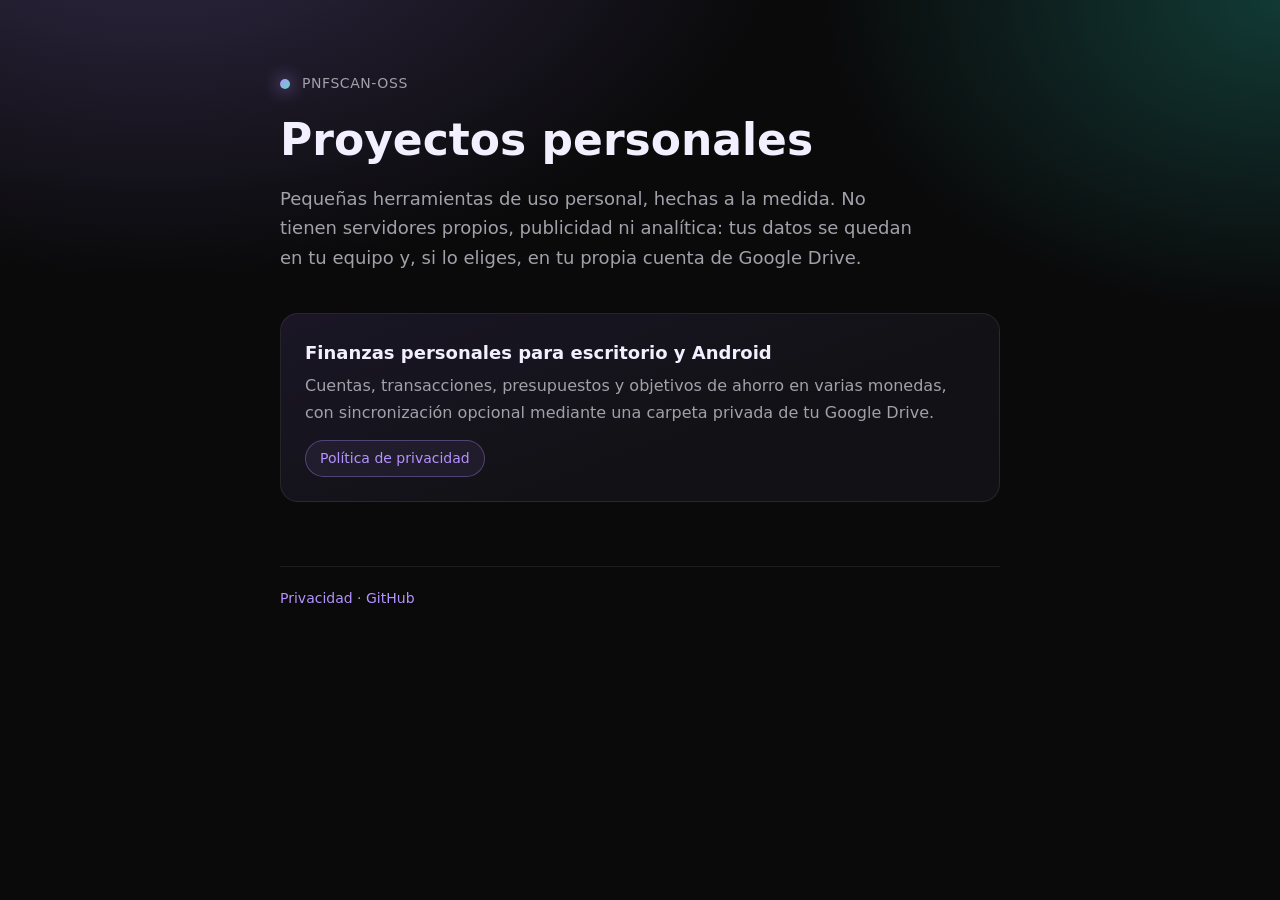
<file: index.html>
<!doctype html>
<html lang="es">
<head>
<meta charset="utf-8">
<meta name="viewport" content="width=device-width, initial-scale=1">
<title>pnfscan-oss · Proyectos personales</title>
<meta name="description" content="Herramientas personales de código abierto.">
<link rel="stylesheet" href="style.css">
</head>
<body>
<main class="wrap">
  <div class="brand"><span class="dot"></span>pnfscan-oss</div>
  <h1>Proyectos personales</h1>
  <p class="lead">Pequeñas herramientas de uso personal, hechas a la medida. No tienen servidores propios, publicidad ni analítica: tus datos se quedan en tu equipo y, si lo eliges, en tu propia cuenta de Google Drive.</p>

  <section class="card">
    <h3>Finanzas personales para escritorio y Android</h3>
    <p>Cuentas, transacciones, presupuestos y objetivos de ahorro en varias monedas, con sincronización opcional mediante una carpeta privada de tu Google Drive.</p>
    <a class="pill" href="privacidad.html">Política de privacidad</a>
  </section>

  <footer>
    <a href="privacidad.html">Privacidad</a> · <a href="https://github.com/pnfscan-oss">GitHub</a>
  </footer>
</main>
</body>
</html>
</file>
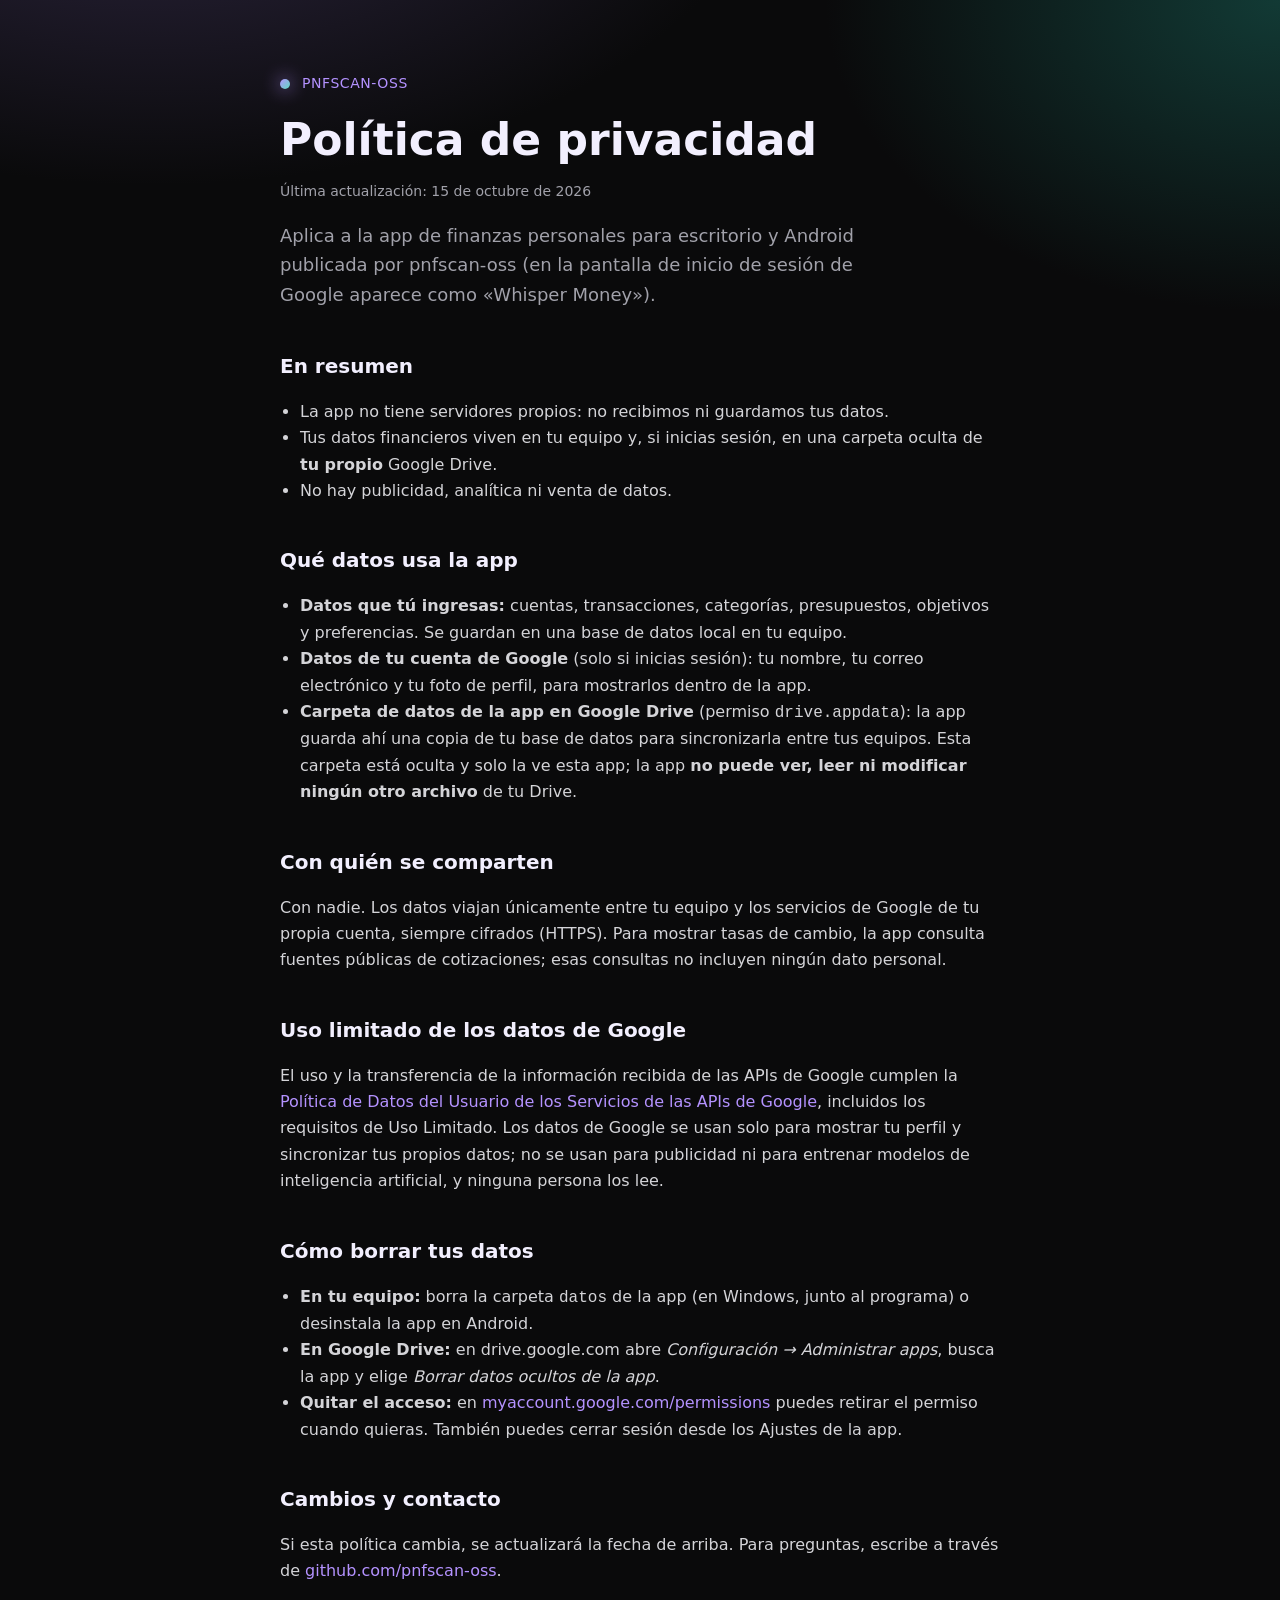
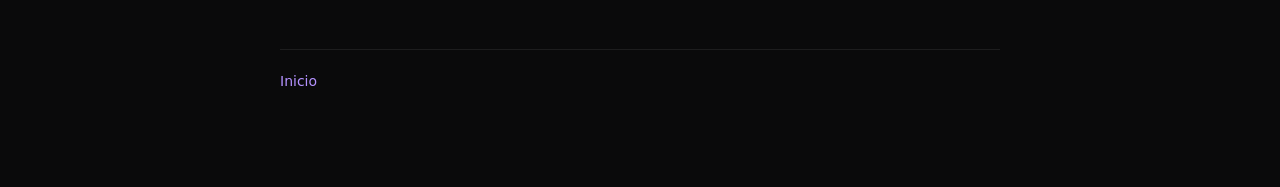
<file: privacidad.html>
<!doctype html>
<html lang="es">
<head>
<meta charset="utf-8">
<meta name="viewport" content="width=device-width, initial-scale=1">
<title>Política de privacidad · pnfscan-oss</title>
<meta name="description" content="Cómo usan tus datos las apps personales de pnfscan-oss.">
<link rel="stylesheet" href="style.css">
</head>
<body>
<main class="wrap">
  <div class="brand"><span class="dot"></span><a href="./">pnfscan-oss</a></div>
  <h1>Política de privacidad</h1>
  <p class="meta">Última actualización: 15 de octubre de 2026</p>
  <p class="lead">Aplica a la app de finanzas personales para escritorio y Android publicada por pnfscan-oss (en la pantalla de inicio de sesión de Google aparece como «Whisper Money»).</p>

  <h2>En resumen</h2>
  <ul>
    <li>La app no tiene servidores propios: no recibimos ni guardamos tus datos.</li>
    <li>Tus datos financieros viven en tu equipo y, si inicias sesión, en una carpeta oculta de <strong>tu propio</strong> Google Drive.</li>
    <li>No hay publicidad, analítica ni venta de datos.</li>
  </ul>

  <h2>Qué datos usa la app</h2>
  <ul>
    <li><strong>Datos que tú ingresas:</strong> cuentas, transacciones, categorías, presupuestos, objetivos y preferencias. Se guardan en una base de datos local en tu equipo.</li>
    <li><strong>Datos de tu cuenta de Google</strong> (solo si inicias sesión): tu nombre, tu correo electrónico y tu foto de perfil, para mostrarlos dentro de la app.</li>
    <li><strong>Carpeta de datos de la app en Google Drive</strong> (permiso <code>drive.appdata</code>): la app guarda ahí una copia de tu base de datos para sincronizarla entre tus equipos. Esta carpeta está oculta y solo la ve esta app; la app <strong>no puede ver, leer ni modificar ningún otro archivo</strong> de tu Drive.</li>
  </ul>

  <h2>Con quién se comparten</h2>
  <p>Con nadie. Los datos viajan únicamente entre tu equipo y los servicios de Google de tu propia cuenta, siempre cifrados (HTTPS). Para mostrar tasas de cambio, la app consulta fuentes públicas de cotizaciones; esas consultas no incluyen ningún dato personal.</p>

  <h2>Uso limitado de los datos de Google</h2>
  <p>El uso y la transferencia de la información recibida de las APIs de Google cumplen la <a href="https://developers.google.com/terms/api-services-user-data-policy">Política de Datos del Usuario de los Servicios de las APIs de Google</a>, incluidos los requisitos de Uso Limitado. Los datos de Google se usan solo para mostrar tu perfil y sincronizar tus propios datos; no se usan para publicidad ni para entrenar modelos de inteligencia artificial, y ninguna persona los lee.</p>

  <h2>Cómo borrar tus datos</h2>
  <ul>
    <li><strong>En tu equipo:</strong> borra la carpeta <code>datos</code> de la app (en Windows, junto al programa) o desinstala la app en Android.</li>
    <li><strong>En Google Drive:</strong> en drive.google.com abre <em>Configuración → Administrar apps</em>, busca la app y elige <em>Borrar datos ocultos de la app</em>.</li>
    <li><strong>Quitar el acceso:</strong> en <a href="https://myaccount.google.com/permissions">myaccount.google.com/permissions</a> puedes retirar el permiso cuando quieras. También puedes cerrar sesión desde los Ajustes de la app.</li>
  </ul>

  <h2>Cambios y contacto</h2>
  <p>Si esta política cambia, se actualizará la fecha de arriba. Para preguntas, escribe a través de <a href="https://github.com/pnfscan-oss">github.com/pnfscan-oss</a>.</p>

  <footer><a href="./">Inicio</a></footer>
</main>
</body>
</html>
</file>
<file: style.css>
:root{--bg:#0a0a0b;--card:#121216;--line:#ffffff14;--text:#f2effe;--muted:#a1a1aa;--accent:#b492ff;--accent2:#5edbc0}
*{box-sizing:border-box}
html{background:var(--bg)}
body{margin:0;min-height:100vh;color:var(--text);font:16px/1.65 "IBM Plex Sans",system-ui,-apple-system,"Segoe UI",sans-serif;
background:radial-gradient(900px 520px at 12% -10%,#302844 0%,transparent 70%),radial-gradient(700px 480px at 100% 0%,#123a35 0%,transparent 65%),var(--bg)}
.wrap{max-width:760px;margin:0 auto;padding:72px 20px 96px}
.brand{display:flex;align-items:center;gap:12px;color:var(--muted);font-size:14px;letter-spacing:.04em;text-transform:uppercase}
.dot{width:10px;height:10px;border-radius:50%;background:linear-gradient(135deg,var(--accent),var(--accent2));box-shadow:0 0 18px var(--accent)}
h1{font-size:clamp(30px,5vw,44px);line-height:1.15;margin:20px 0 12px;font-weight:600}
h2{font-size:20px;margin:40px 0 8px;font-weight:600}
p,li{color:#d4d4d8}
.lead{font-size:18px;color:var(--muted);max-width:56ch}
.card{margin-top:40px;padding:24px;border:1px solid var(--line);border-radius:18px;background:linear-gradient(160deg,#1a1626 0%,var(--card) 60%)}
.card h3{margin:0 0 6px;font-size:18px}
.card p{margin:0 0 14px;color:var(--muted)}
a{color:var(--accent);text-decoration:none}
a:hover{text-decoration:underline}
.pill{display:inline-block;padding:6px 14px;border-radius:999px;border:1px solid #b492ff55;background:#b492ff14;font-size:14px}
.meta{color:var(--muted);font-size:14px}
footer{margin-top:64px;padding-top:20px;border-top:1px solid var(--line);color:var(--muted);font-size:14px}
ul{padding-left:20px}
</file>
